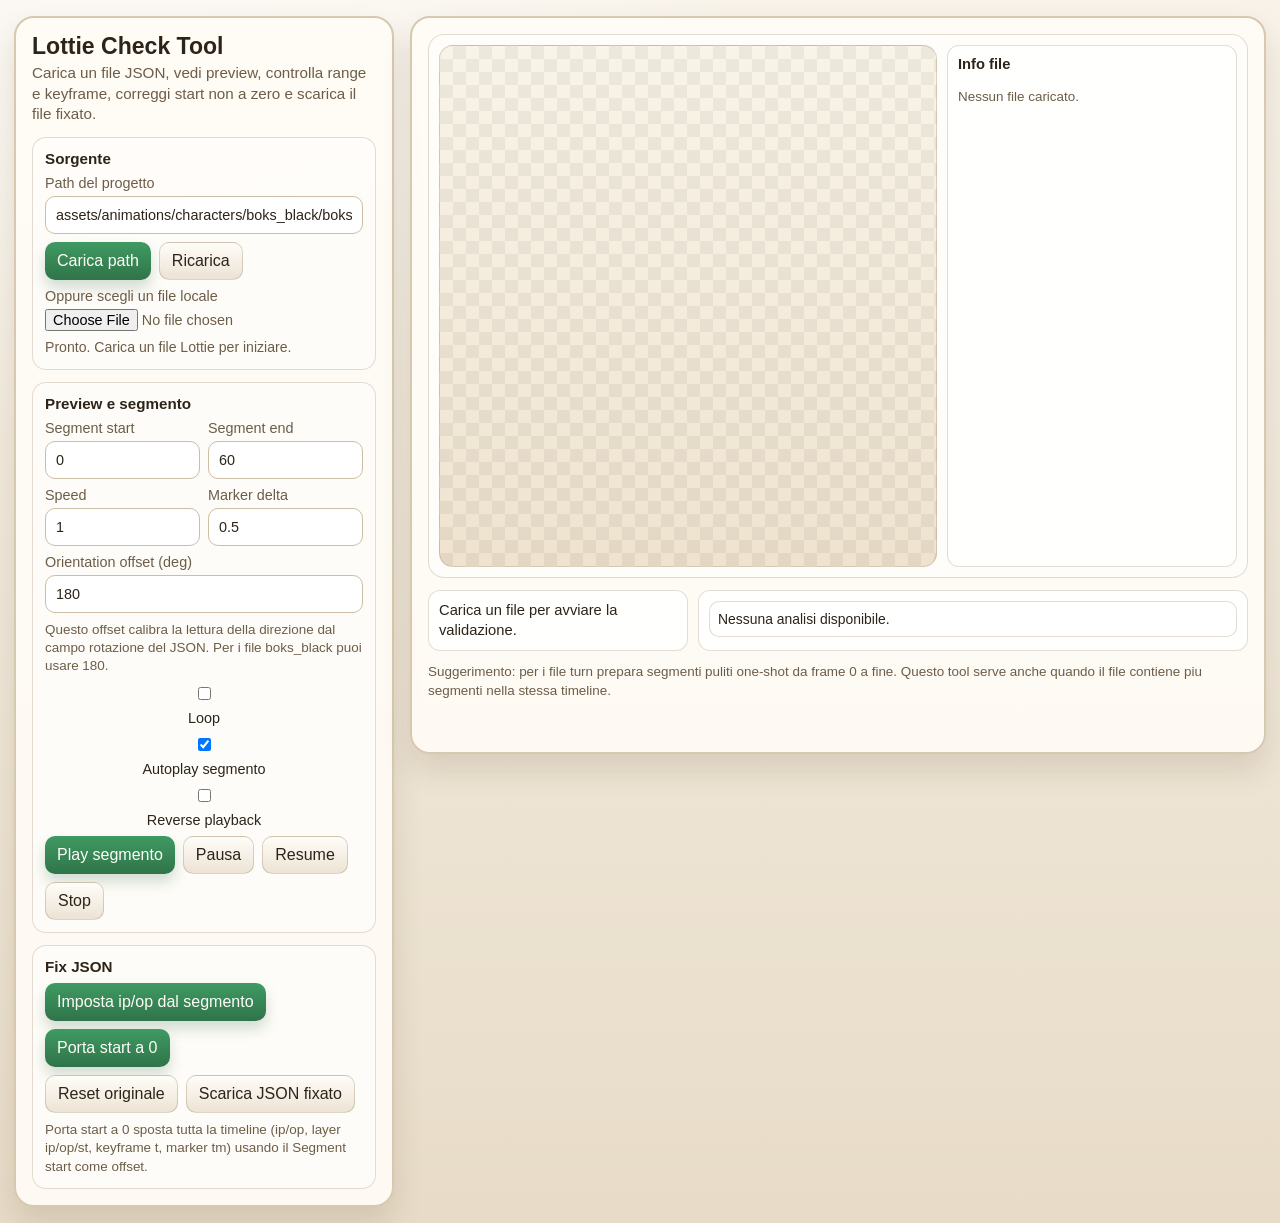
<file: tools/lottie-inspector.html>
<!doctype html>
<html lang="it">
<head>
  <meta charset="utf-8" />
  <meta name="viewport" content="width=device-width, initial-scale=1" />
  <title>Lottie Check Tool</title>
  <style>
    :root {
      --bg: #f3ecdf;
      --panel: rgba(255, 252, 246, 0.94);
      --edge: #d7c8b0;
      --ink: #2d2419;
      --muted: #6c5d48;
      --ok-bg: #e8f6ea;
      --ok-edge: #74b081;
      --warn-bg: #fff5dc;
      --warn-edge: #c59b49;
      --bad-bg: #ffeae7;
      --bad-edge: #be6a5f;
      --accent: #3f9a62;
      --accent-dark: #2f7449;
      --shadow: rgba(65, 43, 16, 0.13);
    }
    * { box-sizing: border-box; }
    body {
      margin: 0;
      min-height: 100vh;
      font-family: "Trebuchet MS", "Segoe UI", sans-serif;
      color: var(--ink);
      background:
        radial-gradient(circle at 10% -20%, rgba(255,255,255,0.78), transparent 38%),
        linear-gradient(180deg, #f8f2e8 0%, #e8dcc8 100%);
    }
    .shell {
      width: min(1320px, calc(100vw - 28px));
      margin: 16px auto;
      display: grid;
      grid-template-columns: minmax(300px, 380px) minmax(0, 1fr);
      gap: 16px;
      align-items: start;
    }
    .panel {
      background: var(--panel);
      border: 2px solid var(--edge);
      border-radius: 20px;
      box-shadow: 0 16px 30px var(--shadow);
    }
    .controls { padding: 16px; display: flex; flex-direction: column; gap: 12px; }
    h1 { margin: 0; font-size: 1.44rem; line-height: 1.1; }
    .subtitle { margin: 4px 0 0; color: var(--muted); line-height: 1.35; font-size: 0.95rem; }
    .group {
      border: 1px solid rgba(114, 86, 50, 0.2);
      border-radius: 14px;
      background: rgba(255,255,255,0.4);
      padding: 12px;
      display: flex;
      flex-direction: column;
      gap: 8px;
    }
    .group-title { margin: 0; font-size: 0.95rem; font-weight: 700; }
    label { display: flex; flex-direction: column; gap: 5px; color: var(--muted); font-size: 0.9rem; }
    .row { display: grid; grid-template-columns: 1fr 1fr; gap: 8px; }
    input, button { font: inherit; }
    input[type="text"], input[type="number"] {
      width: 100%;
      min-height: 38px;
      padding: 8px 10px;
      border-radius: 10px;
      border: 1px solid #ccbda5;
      background: rgba(255,255,255,0.95);
      color: var(--ink);
    }
    input[type="file"] { width: 100%; }
    input[type="checkbox"] { transform: translateY(1px); }
    .inline-check { display: flex; align-items: center; gap: 8px; color: var(--ink); font-size: 0.9rem; }
    .actions { display: flex; gap: 8px; flex-wrap: wrap; }
    button {
      min-height: 38px;
      padding: 8px 12px;
      border-radius: 10px;
      border: 0;
      background: linear-gradient(180deg, var(--accent) 0%, var(--accent-dark) 100%);
      color: #fffdf8;
      cursor: pointer;
      box-shadow: 0 8px 14px rgba(36, 94, 54, 0.2);
    }
    button.secondary {
      background: linear-gradient(180deg, #fffdf8 0%, #ece3d4 100%);
      color: var(--ink);
      border: 1px solid rgba(114, 86, 50, 0.24);
      box-shadow: none;
    }
    .status { min-height: 18px; font-size: 0.88rem; color: var(--muted); }
    .status.error { color: #a23f33; }
    .stage {
      padding: 16px;
      display: grid;
      grid-template-rows: auto auto 1fr;
      gap: 12px;
      min-height: 82vh;
    }
    .player-card {
      border: 1px solid rgba(114, 86, 50, 0.2);
      background: rgba(255,255,255,0.48);
      border-radius: 16px;
      padding: 10px;
      display: grid;
      grid-template-columns: minmax(0, 1fr) 290px;
      gap: 10px;
      align-items: stretch;
    }
    #playerViewport {
      min-height: clamp(320px, 58vh, 600px);
      border-radius: 14px;
      background:
        linear-gradient(45deg, rgba(0,0,0,0.05) 25%, transparent 25%, transparent 75%, rgba(0,0,0,0.05) 75%),
        linear-gradient(45deg, rgba(0,0,0,0.05) 25%, transparent 25%, transparent 75%, rgba(0,0,0,0.05) 75%),
        linear-gradient(180deg, #f9f4e8 0%, #efe3cf 100%);
      background-size: 26px 26px, 26px 26px, auto;
      background-position: 0 0, 13px 13px, 0 0;
      border: 1px solid rgba(114, 86, 50, 0.22);
      display: flex;
      align-items: center;
      justify-content: center;
      overflow: hidden;
      padding: 20px;
    }
    #playerViewport > div { width: min(540px, 100%); height: min(540px, 100%); }
    .meta-card {
      border: 1px solid rgba(114, 86, 50, 0.2);
      border-radius: 12px;
      padding: 10px;
      background: rgba(255,255,255,0.74);
      display: flex;
      flex-direction: column;
      gap: 8px;
    }
    .meta-title { margin: 0; font-size: 0.92rem; font-weight: 700; }
    .meta-list {
      margin: 0;
      padding: 0;
      list-style: none;
      display: flex;
      flex-direction: column;
      gap: 6px;
      font-size: 0.87rem;
      color: var(--muted);
    }
    .meta-list strong { color: var(--ink); }
    .analysis-grid { display: grid; grid-template-columns: 260px minmax(0, 1fr); gap: 10px; }
    .verdict {
      border-radius: 12px;
      border: 1px solid rgba(114, 86, 50, 0.2);
      padding: 10px;
      background: rgba(255,255,255,0.85);
      font-size: 0.92rem;
      line-height: 1.34;
    }
    .verdict.good { background: var(--ok-bg); border-color: var(--ok-edge); }
    .verdict.warn { background: var(--warn-bg); border-color: var(--warn-edge); }
    .verdict.bad { background: var(--bad-bg); border-color: var(--bad-edge); }
    .issues {
      border: 1px solid rgba(114, 86, 50, 0.2);
      border-radius: 12px;
      background: rgba(255,255,255,0.85);
      padding: 10px;
      display: flex;
      flex-direction: column;
      gap: 8px;
      max-height: 260px;
      overflow: auto;
    }
    .issue {
      border: 1px solid rgba(114, 86, 50, 0.2);
      border-radius: 10px;
      padding: 8px;
      background: #fff;
      font-size: 0.87rem;
      line-height: 1.32;
    }
    .issue.good { background: var(--ok-bg); border-color: rgba(116, 176, 129, 0.56); }
    .issue.warn { background: var(--warn-bg); border-color: rgba(197, 155, 73, 0.56); }
    .issue.bad { background: var(--bad-bg); border-color: rgba(190, 106, 95, 0.56); }
    .issue strong { display: block; margin-bottom: 3px; }
    .code { font-family: Consolas, "Courier New", monospace; font-size: 0.9em; word-break: break-all; }
    .hint { margin: 0; font-size: 0.84rem; color: var(--muted); line-height: 1.35; }
    @media (max-width: 1040px) {
      .shell { grid-template-columns: 1fr; }
      .player-card { grid-template-columns: 1fr; }
      .analysis-grid { grid-template-columns: 1fr; }
    }
  </style>
</head>
<body>
  <main class="shell">
    <section class="panel controls">
      <div>
        <h1>Lottie Check Tool</h1>
        <p class="subtitle">Carica un file JSON, vedi preview, controlla range e keyframe, correggi start non a zero e scarica il file fixato.</p>
      </div>

      <div class="group">
        <p class="group-title">Sorgente</p>
        <label>
          Path del progetto
          <input id="srcPathInput" type="text" placeholder="assets/animations/characters/boks_black/file.json" />
        </label>
        <div class="actions">
          <button id="loadPathBtn" type="button">Carica path</button>
          <button id="reloadBtn" type="button" class="secondary">Ricarica</button>
        </div>
        <label>
          Oppure scegli un file locale
          <input id="fileInput" type="file" accept=".json,application/json" />
        </label>
        <div id="status" class="status">In attesa di un file Lottie.</div>
      </div>

      <div class="group">
        <p class="group-title">Preview e segmento</p>
        <div class="row">
          <label>
            Segment start
            <input id="segmentStartInput" type="number" step="0.001" value="0" />
          </label>
          <label>
            Segment end
            <input id="segmentEndInput" type="number" step="0.001" value="60" />
          </label>
        </div>
        <div class="row">
          <label>
            Speed
            <input id="speedInput" type="number" step="0.1" min="0.1" max="4" value="1" />
          </label>
          <label>
            Marker delta
            <input id="markerDeltaInput" type="number" step="0.001" value="0.5" />
          </label>
        </div>
        <label>
          Orientation offset (deg)
          <input id="orientationOffsetInput" type="number" step="1" min="-360" max="360" value="180" />
        </label>
        <p class="hint">Questo offset calibra la lettura della direzione dal campo rotazione del JSON. Per i file boks_black puoi usare 180.</p>
        <label class="inline-check">
          <input id="loopInput" type="checkbox" />
          Loop
        </label>
        <label class="inline-check">
          <input id="autoplayInput" type="checkbox" checked />
          Autoplay segmento
        </label>
        <label class="inline-check">
          <input id="reverseInput" type="checkbox" />
          Reverse playback
        </label>
        <div class="actions">
          <button id="playSegmentBtn" type="button">Play segmento</button>
          <button id="pauseBtn" type="button" class="secondary">Pausa</button>
          <button id="resumeBtn" type="button" class="secondary">Resume</button>
          <button id="stopBtn" type="button" class="secondary">Stop</button>
        </div>
      </div>

      <div class="group">
        <p class="group-title">Fix JSON</p>
        <div class="actions">
          <button id="trimIpOpBtn" type="button">Imposta ip/op dal segmento</button>
          <button id="normalizeZeroBtn" type="button">Porta start a 0</button>
        </div>
        <div class="actions">
          <button id="resetJsonBtn" type="button" class="secondary">Reset originale</button>
          <button id="downloadJsonBtn" type="button" class="secondary">Scarica JSON fixato</button>
        </div>
        <p class="hint">Porta start a 0 sposta tutta la timeline (ip/op, layer ip/op/st, keyframe t, marker tm) usando il Segment start come offset.</p>
      </div>
    </section>

    <section class="panel stage">
      <div class="player-card">
        <div id="playerViewport">
          <div id="lottiePlayer"></div>
        </div>
        <div class="meta-card">
          <p class="meta-title">Info file</p>
          <ul id="metaList" class="meta-list"></ul>
          <p id="sourceLabel" class="hint">Nessun file caricato.</p>
        </div>
      </div>

      <div class="analysis-grid">
        <div id="verdictBox" class="verdict">Carica un file per avviare la validazione.</div>
        <div id="issuesBox" class="issues">
          <div class="issue">Nessuna analisi disponibile.</div>
        </div>
      </div>

      <p class="hint">Suggerimento: per i file turn prepara segmenti puliti one-shot da frame 0 a fine. Questo tool serve anche quando il file contiene piu segmenti nella stessa timeline.</p>
    </section>
  </main>
  <script src="lottie-inspector.js"></script>
</body>
</html>
</file>
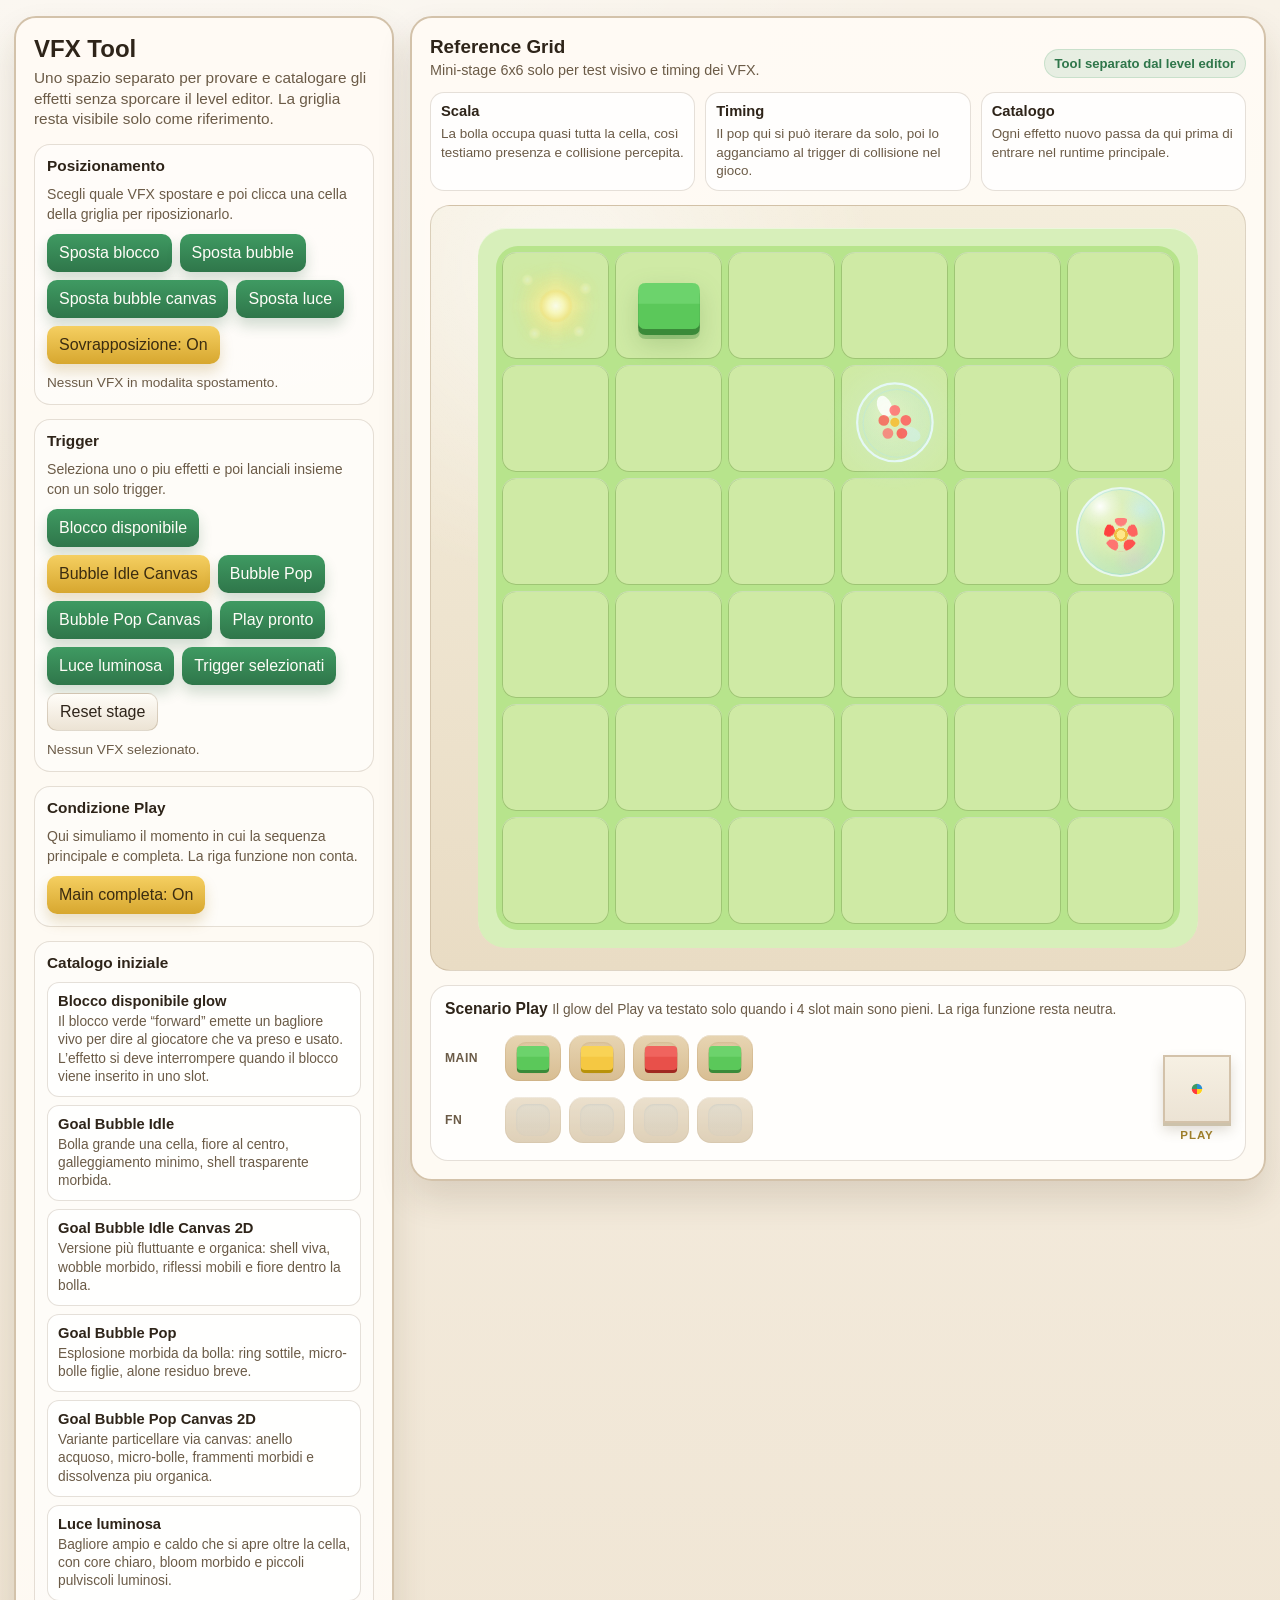
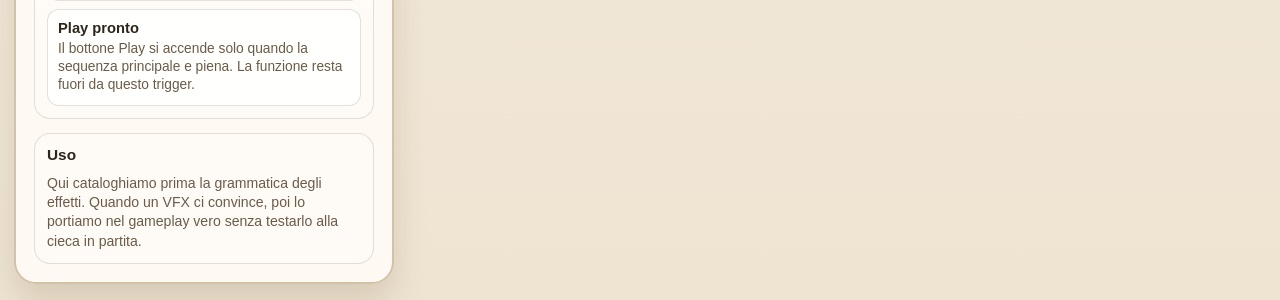
<file: tools/vfx-tool.html>
<!doctype html>
<html lang="it">
<head>
  <meta charset="utf-8" />
  <meta name="viewport" content="width=device-width, initial-scale=1" />
  <title>VFX Tool</title>
  <style>
    :root {
      --bg: #efe4d2;
      --shell: rgba(255, 251, 245, 0.94);
      --edge: #d3c2aa;
      --ink: #2e2419;
      --muted: #6b5b47;
      --accent: #3f9a62;
      --accent-dark: #2f764a;
      --grid-wrap: #d7efba;
      --grid-bg: #b7e48c;
      --cell-bg: #cfeaa5;
      --cell-edge: rgba(114, 164, 72, 0.52);
      --shadow: rgba(71, 48, 18, 0.14);
    }
    * { box-sizing: border-box; }
    body {
      margin: 0;
      min-height: 100vh;
      font-family: "Fredoka", "Trebuchet MS", "Segoe UI", sans-serif;
      color: var(--ink);
      background:
        radial-gradient(circle at 12% -18%, rgba(255,255,255,0.7), transparent 34%),
        linear-gradient(180deg, #f8f2e8 0%, var(--bg) 100%);
    }
    .shell {
      width: min(1280px, calc(100vw - 28px));
      margin: 16px auto;
      display: grid;
      grid-template-columns: minmax(320px, 380px) minmax(0, 1fr);
      gap: 16px;
      align-items: start;
    }
    .panel {
      background: var(--shell);
      border: 2px solid var(--edge);
      border-radius: 22px;
      box-shadow: 0 18px 34px var(--shadow);
    }
    .controls {
      padding: 18px;
      display: flex;
      flex-direction: column;
      gap: 14px;
    }
    h1 {
      margin: 0;
      font-size: 1.5rem;
      line-height: 1.08;
    }
    .subtitle {
      margin: 6px 0 0;
      color: var(--muted);
      line-height: 1.35;
      font-size: 0.96rem;
    }
    .group {
      border: 1px solid rgba(114, 86, 50, 0.18);
      border-radius: 16px;
      background: rgba(255,255,255,0.42);
      padding: 12px;
      display: flex;
      flex-direction: column;
      gap: 10px;
    }
    .group-title {
      margin: 0;
      font-size: 0.96rem;
      font-weight: 700;
    }
    .hint {
      margin: 0;
      color: var(--muted);
      font-size: 0.88rem;
      line-height: 1.38;
    }
    .actions,
    .catalog-actions {
      display: flex;
      gap: 8px;
      flex-wrap: wrap;
    }
    button {
      min-height: 38px;
      padding: 8px 12px;
      border: 0;
      border-radius: 10px;
      font: inherit;
      cursor: pointer;
      color: #fffdf8;
      background: linear-gradient(180deg, var(--accent) 0%, var(--accent-dark) 100%);
      box-shadow: 0 8px 14px rgba(36, 94, 54, 0.2);
    }
    button.secondary {
      color: var(--ink);
      background: linear-gradient(180deg, #fffdf8 0%, #ece3d4 100%);
      box-shadow: none;
      border: 1px solid rgba(114, 86, 50, 0.22);
    }
    button.toggle-on {
      background: linear-gradient(180deg, #f5cf61 0%, #d7a72f 100%);
      color: #3b2c10;
      box-shadow: 0 8px 14px rgba(160, 120, 24, 0.22);
    }
    .control-status {
      min-height: 18px;
      color: var(--muted);
      font-size: 0.85rem;
      line-height: 1.35;
    }
    .catalog {
      display: flex;
      flex-direction: column;
      gap: 8px;
    }
    .catalog-item {
      border-radius: 12px;
      border: 1px solid rgba(114, 86, 50, 0.18);
      background: rgba(255,255,255,0.82);
      padding: 10px;
      display: flex;
      flex-direction: column;
      gap: 4px;
    }
    .catalog-item strong {
      font-size: 0.92rem;
    }
    .catalog-item span {
      color: var(--muted);
      font-size: 0.86rem;
      line-height: 1.32;
    }
    .stage {
      padding: 18px;
      min-height: calc(100vh - 32px);
      display: grid;
      grid-template-rows: auto auto 1fr;
      gap: 14px;
    }
    .stage-head {
      display: flex;
      justify-content: space-between;
      gap: 10px;
      align-items: end;
      flex-wrap: wrap;
    }
    .stage-head h2 {
      margin: 0;
      font-size: 1.18rem;
    }
    .stage-head p {
      margin: 4px 0 0;
      color: var(--muted);
      font-size: 0.9rem;
    }
    .badge {
      padding: 6px 10px;
      border-radius: 999px;
      background: rgba(63, 154, 98, 0.12);
      color: var(--accent-dark);
      font-size: 0.82rem;
      font-weight: 700;
      border: 1px solid rgba(63, 154, 98, 0.18);
    }
    .viewport {
      position: relative;
      min-height: 640px;
      border-radius: 20px;
      border: 1px solid rgba(114, 86, 50, 0.2);
      background:
        radial-gradient(circle at 16% 8%, rgba(255,255,255,0.55), transparent 32%),
        linear-gradient(180deg, #f4eddc 0%, #e9dcc4 100%);
      overflow: hidden;
      display: flex;
      align-items: center;
      justify-content: center;
      padding: 22px;
    }
    .playfield {
      position: relative;
      --pop-origin-x: 50%;
      --pop-origin-y: 50%;
      width: min(720px, 100%);
      aspect-ratio: 1;
      border-radius: 28px;
      background: var(--grid-wrap);
      padding: 18px;
      box-shadow: inset 0 1px 0 rgba(255,255,255,0.5);
    }
    .grid {
      position: relative;
      display: grid;
      grid-template-columns: repeat(6, minmax(0, 1fr));
      gap: 6px;
      width: 100%;
      height: 100%;
      padding: 6px;
      border-radius: 22px;
      background: var(--grid-bg);
    }
    .cell {
      position: relative;
      border-radius: 14px;
      background: var(--cell-bg);
      box-shadow:
        inset 0 1px 0 rgba(255,255,255,0.46),
        inset 0 0 0 1px var(--cell-edge);
      overflow: visible;
      cursor: pointer;
      transition: transform 0.14s ease, box-shadow 0.14s ease;
    }
    .cell:hover {
      transform: translateY(-1px);
      box-shadow:
        inset 0 1px 0 rgba(255,255,255,0.46),
        inset 0 0 0 1px var(--cell-edge),
        0 6px 12px rgba(74, 105, 41, 0.12);
    }
    .playfield.is-placing .cell {
      box-shadow:
        inset 0 1px 0 rgba(255,255,255,0.46),
        inset 0 0 0 1px var(--cell-edge),
        0 0 0 2px rgba(63, 154, 98, 0.16);
    }
    .cell.is-placement-target {
      box-shadow:
        inset 0 1px 0 rgba(255,255,255,0.46),
        inset 0 0 0 1px var(--cell-edge),
        0 0 0 3px rgba(212, 188, 68, 0.72),
        0 10px 18px rgba(171, 146, 50, 0.18);
    }
    .canvas-bubble-cell {
      overflow: hidden;
    }
    .canvas-bubble-anchor {
      position: absolute;
      inset: 14%;
      border-radius: 50%;
      pointer-events: none;
      background:
        radial-gradient(circle at 30% 26%, rgba(255,255,255,0.92) 0%, rgba(255,255,255,0.28) 12%, rgba(255,255,255,0) 22%),
        radial-gradient(circle, rgba(208, 243, 255, 0.32) 0%, rgba(208, 243, 255, 0.12) 44%, rgba(208, 243, 255, 0) 72%);
      border: 2px dashed rgba(168, 222, 244, 0.86);
      box-shadow:
        inset 0 0 0 1px rgba(255,255,255,0.48),
        0 0 18px rgba(177, 234, 255, 0.28);
      animation: canvasAnchorFloat 4.2s ease-in-out infinite;
    }
    .canvas-bubble-anchor::after {
      content: "2D";
      position: absolute;
      left: 50%;
      top: 50%;
      transform: translate(-50%, -50%);
      font-size: 0.72rem;
      font-weight: 700;
      letter-spacing: 0.06em;
      color: rgba(88, 130, 146, 0.92);
      text-shadow: 0 1px 0 rgba(255,255,255,0.55);
    }
    .playfield.canvas-idle-active .canvas-bubble-anchor {
      opacity: 0;
    }
    .goal-bubble {
      position: absolute;
      inset: 8%;
      display: block;
      pointer-events: none;
      transform-origin: 50% 58%;
      animation: bubbleFloat 4.8s ease-in-out infinite;
    }
    .goal-bubble__glow {
      position: absolute;
      inset: 10%;
      border-radius: 50%;
      background: radial-gradient(circle, rgba(255, 249, 199, 0.82) 0%, rgba(255, 249, 199, 0.18) 42%, rgba(255, 249, 199, 0) 70%);
      filter: blur(8px);
      opacity: 0.95;
    }
    .goal-bubble__shell {
      position: absolute;
      inset: 0;
      border-radius: 50%;
      background:
        radial-gradient(circle at 26% 20%, rgba(255,255,255,0.94) 0%, rgba(255,255,255,0.34) 12%, rgba(255,255,255,0) 24%),
        radial-gradient(circle at 74% 24%, rgba(197, 238, 255, 0.56) 0%, rgba(197, 238, 255, 0) 22%),
        radial-gradient(circle at 66% 82%, rgba(255, 166, 235, 0.2) 0%, rgba(255, 166, 235, 0) 24%),
        linear-gradient(145deg, rgba(255,255,255,0.16), rgba(255,255,255,0.02));
      border: 2px solid rgba(236, 250, 255, 0.78);
      box-shadow:
        inset 0 0 0 1px rgba(126, 214, 255, 0.3),
        inset -10px -14px 24px rgba(95, 205, 255, 0.16),
        inset 12px 16px 22px rgba(255,255,255,0.22);
      backdrop-filter: blur(1px);
    }
    .goal-bubble__flower {
      position: absolute;
      left: 50%;
      top: 50%;
      width: 38%;
      height: 38%;
      transform: translate(-50%, -42%);
    }
    .goal-bubble__flower::before,
    .goal-bubble__flower::after {
      content: "";
      position: absolute;
      inset: 0;
      border-radius: 50%;
    }
    .goal-bubble__flower::before {
      background:
        radial-gradient(circle at 50% 8%, rgba(255,120,120,0.96) 0 16%, transparent 17%),
        radial-gradient(circle at 86% 38%, rgba(255,92,92,0.96) 0 16%, transparent 17%),
        radial-gradient(circle at 76% 82%, rgba(255,74,74,0.96) 0 16%, transparent 17%),
        radial-gradient(circle at 24% 82%, rgba(255,110,110,0.96) 0 16%, transparent 17%),
        radial-gradient(circle at 14% 38%, rgba(255,58,58,0.96) 0 16%, transparent 17%),
        radial-gradient(circle, #ffe788 0 18%, #efbf45 19% 28%, transparent 29%);
    }
    .goal-bubble__afterglow {
      position: absolute;
      inset: -24%;
      border-radius: 50%;
      background: radial-gradient(circle, rgba(255,255,255,0.52) 0%, rgba(176, 233, 255, 0.24) 28%, rgba(176, 233, 255, 0) 68%);
      opacity: 0;
      transform: scale(0.4);
      pointer-events: none;
    }
    .playfield.is-popping .goal-bubble {
      animation: none;
    }
    .playfield.is-popping .goal-bubble__shell {
      animation: bubbleSnap 1.1s cubic-bezier(.17,.72,.24,1) forwards;
    }
    .playfield.is-popping .goal-bubble__glow {
      animation: bubbleGlowPop 1.4s ease-out forwards;
    }
    .playfield.is-popping .goal-bubble__flower {
      animation: bubbleFlowerRelease 1.3s ease-out forwards;
    }
    .playfield.is-popping .goal-bubble__afterglow {
      animation: bubbleAfterglow 2.7s ease-out forwards;
    }
    .overlay {
      position: absolute;
      inset: 0;
      pointer-events: none;
      overflow: visible;
    }
    .fx-canvas {
      position: absolute;
      inset: 0;
      width: 100%;
      height: 100%;
      pointer-events: none;
      z-index: 2;
    }
    .fx-canvas.idle {
      z-index: 1;
    }
    .pop-ring,
    .pop-orb {
      position: absolute;
      left: var(--pop-origin-x);
      top: var(--pop-origin-y);
      transform: translate(-50%, -50%);
      opacity: 0;
      pointer-events: none;
    }
    .pop-ring {
      width: 18%;
      aspect-ratio: 1;
      border-radius: 50%;
      border: 3px solid rgba(227, 251, 255, 0.92);
      box-shadow:
        0 0 0 1px rgba(154, 224, 255, 0.4),
        0 0 28px rgba(158, 237, 255, 0.4);
    }
    .pop-orb {
      width: 7%;
      aspect-ratio: 1;
      border-radius: 50%;
      background:
        radial-gradient(circle at 36% 34%, rgba(255,255,255,0.96) 0%, rgba(255,255,255,0.56) 24%, rgba(181, 235, 255, 0.3) 56%, rgba(181, 235, 255, 0) 72%);
      box-shadow: 0 0 18px rgba(171, 238, 255, 0.38);
    }
    .playfield.is-popping .pop-ring {
      animation: popRing 1.15s ease-out forwards;
    }
    .playfield.is-popping .pop-orb[data-dir="nw"] { animation: popOrbNw 1.45s ease-out forwards; }
    .playfield.is-popping .pop-orb[data-dir="ne"] { animation: popOrbNe 1.45s ease-out forwards; }
    .playfield.is-popping .pop-orb[data-dir="sw"] { animation: popOrbSw 1.45s ease-out forwards; }
    .playfield.is-popping .pop-orb[data-dir="se"] { animation: popOrbSe 1.45s ease-out forwards; }
    .playfield.is-popping .pop-orb[data-dir="n"] { animation: popOrbN 1.45s ease-out forwards; }
    .playfield.is-popping .pop-orb[data-dir="s"] { animation: popOrbS 1.45s ease-out forwards; }
    .light-cell {
      overflow: hidden;
    }
    .available-block-cell {
      overflow: visible;
    }
    .available-block-vfx {
      position: absolute;
      left: 50%;
      top: 50%;
      width: 72%;
      aspect-ratio: 1.25;
      transform: translate(-50%, -50%);
      pointer-events: none;
    }
    .available-block-vfx__glow {
      position: absolute;
      inset: -40%;
      border-radius: 50%;
      opacity: 0;
      background:
        radial-gradient(circle, rgba(255, 251, 214, 0.99) 0%, rgba(255, 231, 104, 0.94) 18%, rgba(255, 205, 46, 0.7) 42%, rgba(255, 184, 46, 0.2) 64%, rgba(255, 184, 46, 0) 82%);
      filter: blur(12px);
      transform: scale(0.62);
    }
    .available-block-vfx__spark,
    .available-block-vfx__spark::before {
      position: absolute;
      inset: 0;
      content: "";
      pointer-events: none;
    }
    .available-block-vfx__spark {
      opacity: 0;
    }
    .available-block-vfx__spark::before {
      left: 50%;
      top: 50%;
      width: 16%;
      height: 100%;
      transform: translate(-50%, -50%);
      border-radius: 999px;
      background: linear-gradient(180deg, rgba(255,255,255,0) 0%, rgba(233,255,204,0.88) 50%, rgba(255,255,255,0) 100%);
      filter: blur(2px);
    }
    .available-block-vfx__spark::after {
      position: absolute;
      left: 50%;
      top: 50%;
      width: 100%;
      height: 16%;
      transform: translate(-50%, -50%);
      border-radius: 999px;
      content: "";
      background: linear-gradient(90deg, rgba(255,255,255,0) 0%, rgba(233,255,204,0.8) 50%, rgba(255,255,255,0) 100%);
      filter: blur(2px);
    }
    .available-block-vfx svg {
      position: absolute;
      inset: 0;
      width: 100%;
      height: 100%;
      filter: drop-shadow(0 4px 0 rgba(58, 138, 57, 0.32)) drop-shadow(0 9px 12px rgba(56, 106, 36, 0.2));
    }
    .available-block-vfx::before {
      content: "";
      position: absolute;
      inset: -8%;
      border-radius: 16px;
      background: linear-gradient(180deg, rgba(255,255,255,0.3) 0%, rgba(255,255,255,0.04) 100%);
      opacity: 0;
      transform: scale(0.92);
      box-shadow:
        0 0 0 2px rgba(255, 234, 155, 0.24),
        0 0 22px rgba(255, 212, 84, 0.36);
    }
    .playfield.is-block-glowing .available-block-vfx__glow {
      animation: availableBlockGlow 1.8s ease-in-out infinite;
    }
    .playfield.is-block-glowing .available-block-vfx__spark {
      animation: availableBlockSpark 1.8s ease-in-out infinite;
    }
    .playfield.is-block-glowing .available-block-vfx::before {
      animation: availableBlockFlash 1.8s ease-in-out infinite;
    }
    .light-effect {
      position: absolute;
      inset: 0;
      pointer-events: none;
    }
    .light-bloom {
      position: absolute;
      inset: 6%;
      border-radius: 50%;
      opacity: 0.44;
      transform: scale(0.82);
      background:
        radial-gradient(circle, rgba(255, 251, 194, 0.96) 0%, rgba(255, 244, 171, 0.82) 20%, rgba(255, 230, 129, 0.44) 42%, rgba(255, 230, 129, 0) 74%);
      filter: blur(4px);
      pointer-events: none;
    }
    .light-core {
      position: absolute;
      left: 50%;
      top: 50%;
      width: 34%;
      height: 34%;
      transform: translate(-50%, -50%) scale(0.92);
      border-radius: 50%;
      opacity: 0.72;
      background:
        radial-gradient(circle, rgba(255,255,255,0.98) 0%, rgba(255,250,196,0.92) 32%, rgba(255,224,112,0.66) 62%, rgba(255,224,112,0) 100%);
      box-shadow:
        0 0 18px rgba(255, 237, 143, 0.92),
        0 0 34px rgba(255, 225, 112, 0.62);
      pointer-events: none;
    }
    .light-rays {
      position: absolute;
      inset: -8%;
      opacity: 0.26;
      pointer-events: none;
    }
    .light-rays::before,
    .light-rays::after {
      content: "";
      position: absolute;
      left: 50%;
      top: 50%;
      width: 10%;
      height: 90%;
      border-radius: 999px;
      transform: translate(-50%, -50%);
      background: linear-gradient(180deg, rgba(255, 252, 212, 0) 0%, rgba(255, 247, 180, 0.72) 50%, rgba(255, 252, 212, 0) 100%);
      filter: blur(2px);
    }
    .light-rays::after {
      transform: translate(-50%, -50%) rotate(90deg);
    }
    .light-speck {
      position: absolute;
      width: 12%;
      aspect-ratio: 1;
      border-radius: 50%;
      opacity: 0.32;
      background: radial-gradient(circle, rgba(255,255,255,0.96) 0%, rgba(255,246,187,0.82) 44%, rgba(255,246,187,0) 72%);
      box-shadow: 0 0 14px rgba(255, 233, 137, 0.62);
      pointer-events: none;
    }
    .light-speck[data-pos="a"] { left: 18%; top: 20%; }
    .light-speck[data-pos="b"] { right: 16%; top: 28%; }
    .light-speck[data-pos="c"] { left: 24%; bottom: 18%; }
    .light-speck[data-pos="d"] { right: 22%; bottom: 20%; }
    .playfield.is-lighting .light-bloom {
      animation: lightBloomPulse 2.8s ease-in-out forwards;
    }
    .playfield.is-lighting .light-core {
      animation: lightCorePulse 2.2s ease-out forwards;
    }
    .playfield.is-lighting .light-rays {
      animation: lightRaysPulse 2.6s ease-out forwards;
    }
    .playfield.is-lighting .light-speck[data-pos="a"] { animation: lightSpeckA 2.2s ease-out forwards; }
    .playfield.is-lighting .light-speck[data-pos="b"] { animation: lightSpeckB 2.2s ease-out forwards; }
    .playfield.is-lighting .light-speck[data-pos="c"] { animation: lightSpeckC 2.2s ease-out forwards; }
    .playfield.is-lighting .light-speck[data-pos="d"] { animation: lightSpeckD 2.2s ease-out forwards; }
    .legend {
      display: grid;
      grid-template-columns: repeat(3, minmax(0, 1fr));
      gap: 10px;
    }
    .legend-card {
      border-radius: 14px;
      border: 1px solid rgba(114, 86, 50, 0.18);
      padding: 10px;
      background: rgba(255,255,255,0.78);
    }
    .legend-card strong {
      display: block;
      margin-bottom: 5px;
      font-size: 0.92rem;
    }
    .legend-card span {
      color: var(--muted);
      font-size: 0.84rem;
      line-height: 1.32;
    }
    .play-demo {
      border-radius: 18px;
      border: 1px solid rgba(114, 86, 50, 0.18);
      background: rgba(255,255,255,0.72);
      padding: 14px;
      display: grid;
      gap: 12px;
    }
    .play-demo__head {
      display: flex;
      align-items: center;
      justify-content: space-between;
      gap: 10px;
      flex-wrap: wrap;
    }
    .play-demo__head strong {
      font-size: 0.98rem;
    }
    .play-demo__head span {
      color: var(--muted);
      font-size: 0.86rem;
      line-height: 1.34;
    }
    .play-demo__board {
      display: grid;
      grid-template-columns: minmax(0, 1fr) auto;
      gap: 12px;
      align-items: center;
    }
    .play-demo__rows {
      display: grid;
      gap: 10px;
    }
    .play-demo__row {
      display: flex;
      align-items: center;
      gap: 8px;
      min-height: 52px;
    }
    .play-demo__label {
      width: 52px;
      font-size: 0.76rem;
      font-weight: 700;
      letter-spacing: 0.04em;
      color: var(--muted);
      text-transform: uppercase;
    }
    .play-demo__slots {
      display: flex;
      align-items: center;
      gap: 8px;
      flex-wrap: nowrap;
    }
    .play-slot {
      position: relative;
      width: 56px;
      height: 46px;
      border-radius: 14px;
      background: linear-gradient(180deg, rgba(231, 212, 177, 0.98) 0%, rgba(215, 188, 144, 0.98) 100%);
      box-shadow:
        inset 0 1px 0 rgba(255,255,255,0.46),
        inset 0 0 0 1px rgba(170, 136, 82, 0.18);
    }
    .play-slot::after {
      content: "";
      position: absolute;
      inset: 7px 11px;
      border-radius: 10px;
      background: linear-gradient(180deg, rgba(202, 170, 121, 0.2) 0%, rgba(185, 152, 102, 0.1) 100%);
      box-shadow: inset 0 1px 2px rgba(158, 126, 75, 0.18);
    }
    .play-slot__block {
      position: absolute;
      left: 50%;
      top: 50%;
      width: 72%;
      aspect-ratio: 1.22;
      transform: translate(-50%, -50%) scale(0.88);
      opacity: 0;
      transition: opacity 0.18s ease, transform 0.18s ease;
      z-index: 1;
    }
    .play-slot__block svg {
      width: 100%;
      height: 100%;
      display: block;
    }
    .play-demo.is-main-filled .play-slot--main .play-slot__block {
      opacity: 1;
      transform: translate(-50%, -50%) scale(1);
    }
    .play-slot--fn {
      opacity: 0.72;
      filter: saturate(0.76);
    }
    .play-slot--fn::after {
      background: linear-gradient(180deg, rgba(165, 203, 224, 0.16) 0%, rgba(126, 173, 208, 0.08) 100%);
      box-shadow: inset 0 1px 2px rgba(86, 124, 154, 0.18);
    }
    .play-ready-run {
      position: relative;
      width: 68px;
      height: 68px;
      border-radius: 0;
      border: 2px solid var(--edge);
      background: linear-gradient(180deg, #f6f0e3 0%, #ece3d4 100%);
      box-shadow: 0 3px 0 #cdc2ab, 0 7px 12px rgba(95, 78, 52, 0.2);
      display: flex;
      align-items: center;
      justify-content: center;
      padding: 0;
      overflow: visible;
      pointer-events: none;
    }
    .play-ready-run svg {
      width: 28px;
      height: 28px;
      filter: drop-shadow(0 1px 0 rgba(255,255,255,0.36));
    }
    .play-ready-run::before {
      content: "";
      position: absolute;
      inset: -18px;
      border-radius: 22px;
      background: radial-gradient(circle, rgba(255, 242, 168, 0.98) 0%, rgba(255, 216, 74, 0.72) 30%, rgba(255, 216, 74, 0) 74%);
      box-shadow:
        0 0 0 2px rgba(255, 216, 74, 0.22),
        0 0 28px rgba(255, 216, 74, 0.44);
      opacity: 0;
      transform: scale(0.82);
      z-index: -1;
    }
    .play-ready-run::after {
      content: "PLAY";
      position: absolute;
      left: 50%;
      top: calc(100% + 8px);
      transform: translateX(-50%);
      font-size: 0.72rem;
      font-weight: 700;
      letter-spacing: 0.08em;
      color: #8a6400;
      opacity: 0.82;
    }
    .play-demo.is-play-glowing .play-ready-run {
      animation: playReadyGlow 0.9s steps(2, end) infinite;
    }
    .play-demo.is-play-glowing .play-ready-run::before {
      animation: playReadyHalo 0.9s steps(2, end) infinite;
    }
    .play-demo.is-play-glowing .play-ready-run svg {
      animation: playReadyIcon 0.9s steps(2, end) infinite;
    }
    @keyframes bubbleFloat {
      0%, 100% { transform: translateY(0) scale(1); }
      50% { transform: translateY(-3%) scale(1.015); }
    }
    @keyframes canvasAnchorFloat {
      0%, 100% { transform: translateY(0) scale(1); opacity: 0.92; }
      50% { transform: translateY(-2px) scale(1.02); opacity: 1; }
    }
    @keyframes bubbleSnap {
      0% { opacity: 1; transform: scale(1); }
      18% { opacity: 1; transform: scale(1.035, 0.97); }
      34% { opacity: 1; transform: scale(0.96, 1.05); }
      100% { opacity: 0; transform: scale(0.26); }
    }
    @keyframes bubbleGlowPop {
      0% { opacity: 0.9; transform: scale(0.9); }
      30% { opacity: 0.95; transform: scale(1.35); }
      100% { opacity: 0; transform: scale(2.3); }
    }
    @keyframes bubbleFlowerRelease {
      0% { opacity: 0.95; transform: translate(-50%, -42%) scale(1); }
      20% { opacity: 1; transform: translate(-50%, -46%) scale(1.06); }
      100% { opacity: 0; transform: translate(-50%, -72%) scale(0.7); }
    }
    @keyframes bubbleAfterglow {
      0% { opacity: 0; transform: scale(0.4); }
      28% { opacity: 0.75; transform: scale(1.15); }
      100% { opacity: 0; transform: scale(2.1); }
    }
    @keyframes popRing {
      0% { opacity: 0; transform: translate(-50%, -50%) scale(0.2); }
      12% { opacity: 1; transform: translate(-50%, -50%) scale(0.8); }
      100% { opacity: 0; transform: translate(-50%, -50%) scale(5.4); }
    }
    @keyframes popOrbNw {
      0% { opacity: 0; transform: translate(-50%, -50%) scale(0.3); }
      16% { opacity: 1; transform: translate(-116%, -108%) scale(1); }
      100% { opacity: 0; transform: translate(-238%, -214%) scale(0.46); }
    }
    @keyframes popOrbNe {
      0% { opacity: 0; transform: translate(-50%, -50%) scale(0.3); }
      16% { opacity: 1; transform: translate(18%, -104%) scale(1); }
      100% { opacity: 0; transform: translate(138%, -214%) scale(0.44); }
    }
    @keyframes popOrbSw {
      0% { opacity: 0; transform: translate(-50%, -50%) scale(0.3); }
      16% { opacity: 1; transform: translate(-118%, 10%) scale(1); }
      100% { opacity: 0; transform: translate(-228%, 136%) scale(0.48); }
    }
    @keyframes popOrbSe {
      0% { opacity: 0; transform: translate(-50%, -50%) scale(0.3); }
      16% { opacity: 1; transform: translate(12%, 10%) scale(1); }
      100% { opacity: 0; transform: translate(126%, 132%) scale(0.46); }
    }
    @keyframes popOrbN {
      0% { opacity: 0; transform: translate(-50%, -50%) scale(0.3); }
      16% { opacity: 1; transform: translate(-50%, -126%) scale(0.94); }
      100% { opacity: 0; transform: translate(-50%, -260%) scale(0.42); }
    }
    @keyframes popOrbS {
      0% { opacity: 0; transform: translate(-50%, -50%) scale(0.3); }
      16% { opacity: 1; transform: translate(-50%, 24%) scale(0.94); }
      100% { opacity: 0; transform: translate(-50%, 160%) scale(0.42); }
    }
    @keyframes lightBloomPulse {
      0% { opacity: 0; transform: scale(0.72); }
      18% { opacity: 0.92; transform: scale(1.08); }
      52% { opacity: 0.8; transform: scale(1.34); }
      100% { opacity: 0; transform: scale(1.9); }
    }
    @keyframes lightCorePulse {
      0% { opacity: 0; transform: translate(-50%, -50%) scale(0.82); }
      18% { opacity: 1; transform: translate(-50%, -50%) scale(1.14); }
      100% { opacity: 0; transform: translate(-50%, -50%) scale(0.54); }
    }
    @keyframes lightRaysPulse {
      0% { opacity: 0; transform: scale(0.8) rotate(0deg); }
      24% { opacity: 0.86; transform: scale(1) rotate(6deg); }
      100% { opacity: 0; transform: scale(1.22) rotate(18deg); }
    }
    @keyframes lightSpeckA {
      0% { opacity: 0; transform: translate(0, 0) scale(0.2); }
      22% { opacity: 1; transform: translate(-6px, -10px) scale(1); }
      100% { opacity: 0; transform: translate(-16px, -22px) scale(0.46); }
    }
    @keyframes lightSpeckB {
      0% { opacity: 0; transform: translate(0, 0) scale(0.2); }
      22% { opacity: 1; transform: translate(8px, -8px) scale(1); }
      100% { opacity: 0; transform: translate(18px, -20px) scale(0.42); }
    }
    @keyframes lightSpeckC {
      0% { opacity: 0; transform: translate(0, 0) scale(0.2); }
      22% { opacity: 1; transform: translate(-8px, 6px) scale(1); }
      100% { opacity: 0; transform: translate(-18px, 16px) scale(0.4); }
    }
    @keyframes lightSpeckD {
      0% { opacity: 0; transform: translate(0, 0) scale(0.2); }
      22% { opacity: 1; transform: translate(10px, 8px) scale(1); }
      100% { opacity: 0; transform: translate(20px, 18px) scale(0.42); }
    }
    @keyframes availableBlockGlow {
      0%, 100% { opacity: 0.14; transform: scale(0.82); }
      50% { opacity: 0.82; transform: scale(1.08); }
    }
    @keyframes availableBlockFlash {
      0%, 100% { opacity: 0.1; transform: scale(0.96); }
      50% { opacity: 0.5; transform: scale(1.02); }
    }
    @keyframes availableBlockSpark {
      0%, 100% { opacity: 0.08; transform: scale(0.92) rotate(0deg); }
      50% { opacity: 0.38; transform: scale(1.03) rotate(10deg); }
    }
    @keyframes playReadyGlow {
      0%, 44% {
        transform: translateY(0) scale(1);
        box-shadow: 0 3px 0 #cdc2ab, 0 7px 12px rgba(95, 78, 52, 0.2);
        filter: none;
      }
      50%, 100% {
        transform: translateY(-1px) scale(1.05);
        box-shadow:
          0 4px 0 #cdc2ab,
          0 10px 16px rgba(95, 78, 52, 0.22),
          0 0 18px rgba(255, 218, 74, 0.62),
          0 0 34px rgba(255, 218, 74, 0.38);
        filter: saturate(1.06) brightness(1.04);
      }
    }
    @keyframes playReadyHalo {
      0%, 44% { opacity: 0.1; transform: scale(0.82); }
      50%, 100% { opacity: 1; transform: scale(1.12); }
    }
    @keyframes playReadyIcon {
      0%, 44% { transform: scale(1); filter: drop-shadow(0 1px 0 rgba(255,255,255,0.36)); }
      50%, 100% { transform: scale(1.08); filter: drop-shadow(0 1px 0 rgba(255,255,255,0.36)) drop-shadow(0 0 12px rgba(255, 221, 102, 0.46)); }
    }
    @media (max-width: 1040px) {
      .shell { grid-template-columns: 1fr; }
      .viewport { min-height: 520px; }
      .legend { grid-template-columns: 1fr; }
      .play-demo__board { grid-template-columns: 1fr; }
      .play-ready-run { justify-self: start; }
    }
  </style>
</head>
<body>
  <main class="shell">
    <aside class="panel controls">
      <div>
        <h1>VFX Tool</h1>
        <p class="subtitle">Uno spazio separato per provare e catalogare gli effetti senza sporcare il level editor. La griglia resta visibile solo come riferimento.</p>
      </div>

      <section class="group">
        <p class="group-title">Posizionamento</p>
        <p class="hint">Scegli quale VFX spostare e poi clicca una cella della griglia per riposizionarlo.</p>
        <div class="actions">
          <button id="placeBlockBtn" type="button">Sposta blocco</button>
          <button id="placeBubbleBtn" type="button">Sposta bubble</button>
          <button id="placeCanvasBubbleBtn" type="button">Sposta bubble canvas</button>
          <button id="placeLightBtn" type="button">Sposta luce</button>
          <button id="overlapToggleBtn" type="button" class="secondary">Sovrapposizione: On</button>
        </div>
        <div id="placementStatus" class="control-status">Nessun VFX in modalita spostamento.</div>
      </section>

      <section class="group">
        <p class="group-title">Trigger</p>
        <p class="hint">Seleziona uno o piu effetti e poi lanciali insieme con un solo trigger.</p>
        <div class="actions">
          <button id="blockGlowBtn" type="button">Blocco disponibile</button>
          <button id="bubbleCanvasIdleBtn" type="button">Bubble Idle Canvas</button>
          <button id="bubblePopBtn" type="button">Bubble Pop</button>
          <button id="bubbleCanvasBtn" type="button">Bubble Pop Canvas</button>
          <button id="playReadyBtn" type="button">Play pronto</button>
          <button id="lightGlowBtn" type="button">Luce luminosa</button>
          <button id="triggerSelectedBtn" type="button">Trigger selezionati</button>
          <button id="resetStageBtn" type="button" class="secondary">Reset stage</button>
        </div>
        <div id="triggerStatus" class="control-status">Nessun VFX selezionato.</div>
      </section>

      <section class="group">
        <p class="group-title">Condizione Play</p>
        <p class="hint">Qui simuliamo il momento in cui la sequenza principale e completa. La riga funzione non conta.</p>
        <div class="actions">
          <button id="fillMainSequenceBtn" type="button" class="secondary">Main completa: On</button>
        </div>
      </section>

      <section class="group">
        <p class="group-title">Catalogo iniziale</p>
        <div class="catalog">
          <div class="catalog-item">
            <strong>Blocco disponibile glow</strong>
            <span>Il blocco verde “forward” emette un bagliore vivo per dire al giocatore che va preso e usato. L’effetto si deve interrompere quando il blocco viene inserito in uno slot.</span>
          </div>
          <div class="catalog-item">
            <strong>Goal Bubble Idle</strong>
            <span>Bolla grande una cella, fiore al centro, galleggiamento minimo, shell trasparente morbida.</span>
          </div>
          <div class="catalog-item">
            <strong>Goal Bubble Idle Canvas 2D</strong>
            <span>Versione più fluttuante e organica: shell viva, wobble morbido, riflessi mobili e fiore dentro la bolla.</span>
          </div>
          <div class="catalog-item">
            <strong>Goal Bubble Pop</strong>
            <span>Esplosione morbida da bolla: ring sottile, micro-bolle figlie, alone residuo breve.</span>
          </div>
          <div class="catalog-item">
            <strong>Goal Bubble Pop Canvas 2D</strong>
            <span>Variante particellare via canvas: anello acquoso, micro-bolle, frammenti morbidi e dissolvenza piu organica.</span>
          </div>
          <div class="catalog-item">
            <strong>Luce luminosa</strong>
            <span>Bagliore ampio e caldo che si apre oltre la cella, con core chiaro, bloom morbido e piccoli pulviscoli luminosi.</span>
          </div>
          <div class="catalog-item">
            <strong>Play pronto</strong>
            <span>Il bottone Play si accende solo quando la sequenza principale e piena. La funzione resta fuori da questo trigger.</span>
          </div>
        </div>
      </section>

      <section class="group">
        <p class="group-title">Uso</p>
        <p class="hint">Qui cataloghiamo prima la grammatica degli effetti. Quando un VFX ci convince, poi lo portiamo nel gameplay vero senza testarlo alla cieca in partita.</p>
      </section>
    </aside>

    <section class="panel stage">
      <div class="stage-head">
        <div>
          <h2>Reference Grid</h2>
          <p>Mini-stage 6x6 solo per test visivo e timing dei VFX.</p>
        </div>
        <div class="badge">Tool separato dal level editor</div>
      </div>

      <div class="legend">
        <div class="legend-card">
          <strong>Scala</strong>
          <span>La bolla occupa quasi tutta la cella, così testiamo presenza e collisione percepita.</span>
        </div>
        <div class="legend-card">
          <strong>Timing</strong>
          <span>Il pop qui si può iterare da solo, poi lo agganciamo al trigger di collisione nel gioco.</span>
        </div>
        <div class="legend-card">
          <strong>Catalogo</strong>
          <span>Ogni effetto nuovo passa da qui prima di entrare nel runtime principale.</span>
        </div>
      </div>

      <div class="viewport">
        <div id="playfield" class="playfield">
          <canvas id="bubbleIdleCanvasLayer" class="fx-canvas idle" aria-hidden="true"></canvas>
          <canvas id="bubbleCanvasLayer" class="fx-canvas" aria-hidden="true"></canvas>
          <div class="grid" aria-hidden="true">
            <div class="cell light-cell">
              <span class="light-effect">
                <span class="light-bloom"></span>
                <span class="light-rays"></span>
                <span class="light-core"></span>
                <span class="light-speck" data-pos="a"></span>
                <span class="light-speck" data-pos="b"></span>
                <span class="light-speck" data-pos="c"></span>
                <span class="light-speck" data-pos="d"></span>
              </span>
            </div>
            <div class="cell available-block-cell">
              <span class="available-block-vfx">
                <span class="available-block-vfx__glow"></span>
                <span class="available-block-vfx__spark"></span>
                <svg viewBox="0 0 40 32" aria-hidden="true">
                  <path d="M4,8 Q4,4 8,4 L32,4 Q36,4 36,8 L36,24 Q36,28 32,28 L8,28 Q4,28 4,24 Z" fill="#3a8a39" transform="translate(0 3)"></path>
                  <path d="M4,8 Q4,4 8,4 L32,4 Q36,4 36,8 L36,24 Q36,28 32,28 L8,28 Q4,28 4,24 Z" fill="#5bc85a"></path>
                  <path d="M4,8 Q4,4 8,4 L32,4 Q36,4 36,8 L36,24 Q36,28 32,28 L8,28 Q4,28 4,24 Z" fill="#8de88c" opacity="0.35" clip-path="inset(0 0 55% 0)"></path>
                </svg>
              </span>
            </div>
            <div class="cell"></div>
            <div class="cell"></div>
            <div class="cell"></div>
            <div class="cell"></div>

            <div class="cell"></div>
            <div class="cell"></div>
            <div class="cell"></div>
            <div class="cell canvas-bubble-cell">
              <span class="canvas-bubble-anchor"></span>
            </div>
            <div class="cell"></div>
            <div class="cell"></div>

            <div class="cell"></div>
            <div class="cell"></div>
            <div class="cell"></div>
            <div class="cell"></div>
            <div class="cell"></div>
            <div class="cell goal-cell">
              <span class="goal-bubble" aria-hidden="true">
                <span class="goal-bubble__glow"></span>
                <span class="goal-bubble__shell"></span>
                <span class="goal-bubble__flower"></span>
                <span class="goal-bubble__afterglow"></span>
              </span>
            </div>

            <div class="cell"></div>
            <div class="cell"></div>
            <div class="cell"></div>
            <div class="cell"></div>
            <div class="cell"></div>
            <div class="cell"></div>

            <div class="cell"></div>
            <div class="cell"></div>
            <div class="cell"></div>
            <div class="cell"></div>
            <div class="cell"></div>
            <div class="cell"></div>

            <div class="cell"></div>
            <div class="cell"></div>
            <div class="cell"></div>
            <div class="cell"></div>
            <div class="cell"></div>
            <div class="cell"></div>
          </div>
          <div class="overlay" aria-hidden="true">
            <span class="pop-ring"></span>
            <span class="pop-orb" data-dir="nw"></span>
            <span class="pop-orb" data-dir="ne"></span>
            <span class="pop-orb" data-dir="sw"></span>
            <span class="pop-orb" data-dir="se"></span>
            <span class="pop-orb" data-dir="n"></span>
            <span class="pop-orb" data-dir="s"></span>
          </div>
        </div>
      </div>

      <div id="playDemo" class="play-demo is-main-filled">
        <div class="play-demo__head">
          <div>
            <strong>Scenario Play</strong>
            <span>Il glow del Play va testato solo quando i 4 slot main sono pieni. La riga funzione resta neutra.</span>
          </div>
        </div>
        <div class="play-demo__board">
          <div class="play-demo__rows" aria-hidden="true">
            <div class="play-demo__row">
              <span class="play-demo__label">Main</span>
              <div class="play-demo__slots">
                <span class="play-slot play-slot--main"><span class="play-slot__block"><svg viewBox="0 0 40 32"><path d="M4,8 Q4,4 8,4 L32,4 Q36,4 36,8 L36,24 Q36,28 32,28 L8,28 Q4,28 4,24 Z" fill="#3a8a39" transform="translate(0 3)"></path><path d="M4,8 Q4,4 8,4 L32,4 Q36,4 36,8 L36,24 Q36,28 32,28 L8,28 Q4,28 4,24 Z" fill="#5bc85a"></path><path d="M4,8 Q4,4 8,4 L32,4 Q36,4 36,8 L36,24 Q36,28 32,28 L8,28 Q4,28 4,24 Z" fill="#8de88c" opacity="0.35" clip-path="inset(0 0 55% 0)"></path></svg></span></span>
                <span class="play-slot play-slot--main"><span class="play-slot__block"><svg viewBox="0 0 40 32"><path d="M4,8 Q4,4 8,4 L32,4 Q36,4 36,8 L36,24 Q36,28 32,28 L8,28 Q4,28 4,24 Z" fill="#b8920a" transform="translate(0 3)"></path><path d="M4,8 Q4,4 8,4 L32,4 Q36,4 36,8 L36,24 Q36,28 32,28 L8,28 Q4,28 4,24 Z" fill="#f5c842"></path><path d="M4,8 Q4,4 8,4 L32,4 Q36,4 36,8 L36,24 Q36,28 32,28 L8,28 Q4,28 4,24 Z" fill="#ffe87a" opacity="0.35" clip-path="inset(0 0 55% 0)"></path></svg></span></span>
                <span class="play-slot play-slot--main"><span class="play-slot__block"><svg viewBox="0 0 40 32"><path d="M4,8 Q4,4 8,4 L32,4 Q36,4 36,8 L36,24 Q36,28 32,28 L8,28 Q4,28 4,24 Z" fill="#a02820" transform="translate(0 3)"></path><path d="M4,8 Q4,4 8,4 L32,4 Q36,4 36,8 L36,24 Q36,28 32,28 L8,28 Q4,28 4,24 Z" fill="#e8504a"></path><path d="M4,8 Q4,4 8,4 L32,4 Q36,4 36,8 L36,24 Q36,28 32,28 L8,28 Q4,28 4,24 Z" fill="#ff8a84" opacity="0.35" clip-path="inset(0 0 55% 0)"></path></svg></span></span>
                <span class="play-slot play-slot--main"><span class="play-slot__block"><svg viewBox="0 0 40 32"><path d="M4,8 Q4,4 8,4 L32,4 Q36,4 36,8 L36,24 Q36,28 32,28 L8,28 Q4,28 4,24 Z" fill="#3a8a39" transform="translate(0 3)"></path><path d="M4,8 Q4,4 8,4 L32,4 Q36,4 36,8 L36,24 Q36,28 32,28 L8,28 Q4,28 4,24 Z" fill="#5bc85a"></path><path d="M4,8 Q4,4 8,4 L32,4 Q36,4 36,8 L36,24 Q36,28 32,28 L8,28 Q4,28 4,24 Z" fill="#8de88c" opacity="0.35" clip-path="inset(0 0 55% 0)"></path></svg></span></span>
              </div>
            </div>
            <div class="play-demo__row">
              <span class="play-demo__label">Fn</span>
              <div class="play-demo__slots">
                <span class="play-slot play-slot--fn"></span>
                <span class="play-slot play-slot--fn"></span>
                <span class="play-slot play-slot--fn"></span>
                <span class="play-slot play-slot--fn"></span>
              </div>
            </div>
          </div>
          <button id="playReadyStageBtn" type="button" class="play-ready-run" aria-label="Play pronto">
            <svg viewBox="0 0 24 24" fill="none">
              <path d="M12 12 L12 7.5 A4.5 4.5 0 0 1 16.5 12 Z" fill="#2B8FD4"></path>
              <path d="M12 12 L16.5 12 A4.5 4.5 0 0 1 12 16.5 Z" fill="#FFD31A"></path>
              <path d="M12 12 L12 16.5 A4.5 4.5 0 0 1 7.5 12 Z" fill="#FF3B3B"></path>
              <path d="M12 12 L7.5 12 A4.5 4.5 0 0 1 12 7.5 Z" fill="#3F9A62"></path>
            </svg>
          </button>
        </div>
      </div>
    </section>
  </main>

  <script>
    const playfield = document.getElementById('playfield');
    const bubbleIdleCanvasLayer = document.getElementById('bubbleIdleCanvasLayer');
    const bubbleCanvasLayer = document.getElementById('bubbleCanvasLayer');
    const gridCells = Array.from(document.querySelectorAll('.grid .cell'));
    const goalBubble = document.querySelector('.goal-bubble');
    const lightEffect = document.querySelector('.light-effect');
    const canvasBubbleAnchor = document.querySelector('.canvas-bubble-anchor');
    const availableBlock = document.querySelector('.available-block-vfx');
    const blockGlowBtn = document.getElementById('blockGlowBtn');
    const placeBlockBtn = document.getElementById('placeBlockBtn');
    const bubbleCanvasIdleBtn = document.getElementById('bubbleCanvasIdleBtn');
    const bubblePopBtn = document.getElementById('bubblePopBtn');
    const bubbleCanvasBtn = document.getElementById('bubbleCanvasBtn');
    const playReadyBtn = document.getElementById('playReadyBtn');
    const lightGlowBtn = document.getElementById('lightGlowBtn');
    const fillMainSequenceBtn = document.getElementById('fillMainSequenceBtn');
    const playDemo = document.getElementById('playDemo');
    const placeBubbleBtn = document.getElementById('placeBubbleBtn');
    const placeCanvasBubbleBtn = document.getElementById('placeCanvasBubbleBtn');
    const placeLightBtn = document.getElementById('placeLightBtn');
    const overlapToggleBtn = document.getElementById('overlapToggleBtn');
    const triggerSelectedBtn = document.getElementById('triggerSelectedBtn');
    const placementStatus = document.getElementById('placementStatus');
    const triggerStatus = document.getElementById('triggerStatus');
    const resetStageBtn = document.getElementById('resetStageBtn');
    let blockCell = document.querySelector('.available-block-cell');
    let bubbleCell = document.querySelector('.goal-cell');
    let canvasBubbleCell = document.querySelector('.canvas-bubble-cell');
    let lightCell = document.querySelector('.light-cell');
    let resetTimer = null;
    let placementMode = null;
    let allowOverlap = true;
    let mainSequenceFilled = true;
    const selectedTriggers = new Set();
    let canvasFxFrame = null;
    let canvasFxStart = 0;
    let canvasFxParticles = [];
    let canvasFxOrigin = { x: 0, y: 0 };
    let canvasFxProfile = null;
    let canvasFxDpr = Math.max(1, window.devicePixelRatio || 1);
    let bubbleIdleCanvasDpr = Math.max(1, window.devicePixelRatio || 1);
    let bubbleIdleFrame = null;
    let bubbleIdleCanvasEnabled = true;

    function sizeBubbleCanvas() {
      if (!bubbleCanvasLayer || !playfield) return;
      const rect = playfield.getBoundingClientRect();
      const dpr = Math.max(1, window.devicePixelRatio || 1);
      canvasFxDpr = dpr;
      bubbleCanvasLayer.width = Math.round(rect.width * dpr);
      bubbleCanvasLayer.height = Math.round(rect.height * dpr);
      bubbleCanvasLayer.style.width = `${rect.width}px`;
      bubbleCanvasLayer.style.height = `${rect.height}px`;
      const ctx = bubbleCanvasLayer.getContext('2d');
      if (ctx) ctx.setTransform(dpr, 0, 0, dpr, 0, 0);
    }

    function sizeBubbleIdleCanvas() {
      if (!bubbleIdleCanvasLayer || !playfield) return;
      const rect = playfield.getBoundingClientRect();
      const dpr = Math.max(1, window.devicePixelRatio || 1);
      bubbleIdleCanvasDpr = dpr;
      bubbleIdleCanvasLayer.width = Math.round(rect.width * dpr);
      bubbleIdleCanvasLayer.height = Math.round(rect.height * dpr);
      bubbleIdleCanvasLayer.style.width = `${rect.width}px`;
      bubbleIdleCanvasLayer.style.height = `${rect.height}px`;
      const ctx = bubbleIdleCanvasLayer.getContext('2d');
      if (ctx) ctx.setTransform(dpr, 0, 0, dpr, 0, 0);
    }

    function clearBubbleCanvas() {
      if (!bubbleCanvasLayer) return;
      const ctx = bubbleCanvasLayer.getContext('2d');
      if (!ctx) return;
      const width = bubbleCanvasLayer.width / canvasFxDpr;
      const height = bubbleCanvasLayer.height / canvasFxDpr;
      ctx.clearRect(0, 0, width, height);
    }

    function clearBubbleIdleCanvas() {
      if (!bubbleIdleCanvasLayer) return;
      const ctx = bubbleIdleCanvasLayer.getContext('2d');
      if (!ctx) return;
      const width = bubbleIdleCanvasLayer.width / bubbleIdleCanvasDpr;
      const height = bubbleIdleCanvasLayer.height / bubbleIdleCanvasDpr;
      ctx.clearRect(0, 0, width, height);
    }

    function drawIdleCanvasBubble(now) {
      if (!bubbleIdleCanvasEnabled || !bubbleIdleCanvasLayer) {
        bubbleIdleFrame = null;
        clearBubbleIdleCanvas();
        playfield.classList.remove('canvas-idle-active');
        return;
      }
      syncCanvasBubbleOrigin();
      const ctx = bubbleIdleCanvasLayer.getContext('2d');
      if (!ctx) return;
      const t = now / 1000;
      const x = parseFloat(getComputedStyle(playfield).getPropertyValue('--canvas-pop-origin-x')) || 0;
      const y = parseFloat(getComputedStyle(playfield).getPropertyValue('--canvas-pop-origin-y')) || 0;
      const width = bubbleIdleCanvasLayer.width / bubbleIdleCanvasDpr;
      const height = bubbleIdleCanvasLayer.height / bubbleIdleCanvasDpr;
      clearBubbleIdleCanvas();
      playfield.classList.add('canvas-idle-active');

      const driftY = Math.sin(t * 1.4) * 4.5;
      const driftX = Math.cos(t * 0.9) * 1.8;
      const shellRx = 36 + Math.sin(t * 1.2) * 1.8;
      const shellRy = 39 + Math.cos(t * 1.05) * 2.6;
      const wobble = Math.sin(t * 2.1) * 0.08;
      const glossShift = Math.sin(t * 1.7) * 3.2;
      const bubbleX = x + driftX;
      const bubbleY = y + driftY;

      const glow = ctx.createRadialGradient(bubbleX, bubbleY, 0, bubbleX, bubbleY, 68);
      glow.addColorStop(0, 'rgba(255,248,193,0.22)');
      glow.addColorStop(0.42, 'rgba(216,245,255,0.14)');
      glow.addColorStop(1, 'rgba(216,245,255,0)');
      ctx.fillStyle = glow;
      ctx.beginPath();
      ctx.arc(bubbleX, bubbleY, 68, 0, Math.PI * 2);
      ctx.fill();

      ctx.save();
      ctx.translate(bubbleX, bubbleY);
      ctx.rotate(wobble);

      const shell = ctx.createRadialGradient(-12 + glossShift, -16, 0, 0, 0, 54);
      shell.addColorStop(0, 'rgba(255,255,255,0.24)');
      shell.addColorStop(0.56, 'rgba(212,243,255,0.14)');
      shell.addColorStop(1, 'rgba(212,243,255,0.03)');
      ctx.fillStyle = shell;
      ctx.beginPath();
      ctx.ellipse(0, 0, shellRx, shellRy, 0, 0, Math.PI * 2);
      ctx.fill();

      ctx.strokeStyle = 'rgba(232,250,255,0.88)';
      ctx.lineWidth = 2.2;
      ctx.beginPath();
      ctx.ellipse(0, 0, shellRx, shellRy, 0, 0, Math.PI * 2);
      ctx.stroke();

      ctx.strokeStyle = 'rgba(164,226,248,0.28)';
      ctx.lineWidth = 1.2;
      ctx.beginPath();
      ctx.ellipse(2, 1, shellRx - 4, shellRy - 5, 0, 0, Math.PI * 2);
      ctx.stroke();

      ctx.fillStyle = 'rgba(255,255,255,0.82)';
      ctx.beginPath();
      ctx.ellipse(-12 + glossShift, -16, 7, 11, -0.4, 0, Math.PI * 2);
      ctx.fill();

      ctx.fillStyle = 'rgba(210,244,255,0.42)';
      ctx.beginPath();
      ctx.ellipse(16, 12, 10, 7, 0.38, 0, Math.PI * 2);
      ctx.fill();

      const petalPositions = [
        { x: 0, y: -12 },
        { x: 11, y: -2 },
        { x: 7, y: 11 },
        { x: -7, y: 11 },
        { x: -11, y: -2 }
      ];
      petalPositions.forEach((petal, index) => {
        const hueAlpha = 0.9 - index * 0.06;
        ctx.fillStyle = `rgba(255, ${index === 0 ? '118' : index === 1 ? '90' : index === 2 ? '72' : index === 3 ? '106' : '58'}, ${index === 0 ? '118' : index === 1 ? '90' : index === 2 ? '72' : index === 3 ? '106' : '58'}, ${hueAlpha})`;
        ctx.beginPath();
        ctx.arc(petal.x, petal.y, 5.4, 0, Math.PI * 2);
        ctx.fill();
      });
      ctx.fillStyle = '#f3c341';
      ctx.beginPath();
      ctx.arc(0, 0, 4.6, 0, Math.PI * 2);
      ctx.fill();

      ctx.restore();
      bubbleIdleFrame = window.requestAnimationFrame(drawIdleCanvasBubble);
    }

    function ensureBubbleIdleCanvas() {
      if (!bubbleIdleCanvasEnabled) {
        if (bubbleIdleFrame) {
          window.cancelAnimationFrame(bubbleIdleFrame);
          bubbleIdleFrame = null;
        }
        clearBubbleIdleCanvas();
        playfield.classList.remove('canvas-idle-active');
        return;
      }
      sizeBubbleIdleCanvas();
      if (!bubbleIdleFrame) {
        bubbleIdleFrame = window.requestAnimationFrame(drawIdleCanvasBubble);
      }
    }

    function createCanvasBubbleParticles(origin) {
      const burstAngle = Math.random() * Math.PI * 2;
      const burstBias = 0.45 + Math.random() * 0.35;
      canvasFxProfile = {
        burstAngle,
        burstBias,
        ringOffsetX: (Math.random() - 0.5) * 12,
        ringOffsetY: (Math.random() - 0.5) * 10,
        ringStretchX: 0.88 + Math.random() * 0.4,
        ringStretchY: 0.82 + Math.random() * 0.34,
        ringRotation: (Math.random() - 0.5) * 0.9
      };
      const particles = [];
      const orbCount = 14 + Math.floor(Math.random() * 7);
      for (let i = 0; i < orbCount; i += 1) {
        const spreadMode = Math.random();
        const baseAngle = spreadMode < 0.55
          ? burstAngle + (Math.random() - 0.5) * 1.35
          : (Math.PI * 2 * i) / orbCount + (Math.random() - 0.5) * 0.62;
        const biasBoost = 1 + Math.max(0, Math.cos(baseAngle - burstAngle)) * burstBias;
        const speed = (34 + Math.random() * 84) * biasBoost;
        const spawnRadius = Math.random() * 10;
        const largeBubbleBias = Math.random();
        particles.push({
          kind: 'orb',
          x: origin.x + Math.cos(baseAngle) * spawnRadius,
          y: origin.y + Math.sin(baseAngle) * spawnRadius,
          vx: Math.cos(baseAngle) * speed,
          vy: Math.sin(baseAngle) * speed,
          radius: largeBubbleBias > 0.62 ? 14 + Math.random() * 18 : 8 + Math.random() * 14,
          alpha: 0.78 + Math.random() * 0.24,
          life: 1500 + Math.random() * 820,
          wobble: (Math.random() - 0.5) * 18,
          wobblePhase: Math.random() * Math.PI * 2
        });
      }
      const mistCount = 6 + Math.floor(Math.random() * 5);
      for (let i = 0; i < mistCount; i += 1) {
        const angle = burstAngle + (Math.random() - 0.5) * 2.3;
        const speed = 18 + Math.random() * 48;
        const spawnRadius = 4 + Math.random() * 16;
        particles.push({
          kind: 'mist',
          x: origin.x + Math.cos(angle) * spawnRadius,
          y: origin.y + Math.sin(angle) * spawnRadius * 0.7,
          vx: Math.cos(angle) * speed,
          vy: Math.sin(angle) * speed,
          radius: 22 + Math.random() * 30,
          alpha: 0.2 + Math.random() * 0.26,
          life: 1800 + Math.random() * 720,
          wobble: (Math.random() - 0.5) * 10,
          wobblePhase: Math.random() * Math.PI * 2
        });
      }
      return particles;
    }

    function drawCanvasBubbleFx(now) {
      const ctx = bubbleCanvasLayer?.getContext('2d');
      if (!ctx) return;
      const width = bubbleCanvasLayer.width / canvasFxDpr;
      const height = bubbleCanvasLayer.height / canvasFxDpr;
      const elapsed = now - canvasFxStart;
      clearBubbleCanvas();

      const ringProgress = Math.min(1, elapsed / 760);
      const ringRadius = 16 + (ringProgress * 84);
      const ringAlpha = Math.max(0, 1 - ringProgress);
      if (ringAlpha > 0) {
        ctx.save();
        ctx.globalAlpha = ringAlpha * 0.92;
        ctx.lineWidth = 3;
        ctx.strokeStyle = 'rgba(234,250,255,0.92)';
        ctx.shadowColor = 'rgba(158,237,255,0.45)';
        ctx.shadowBlur = 16;
        ctx.beginPath();
        ctx.ellipse(
          canvasFxOrigin.x + (canvasFxProfile?.ringOffsetX || 0),
          canvasFxOrigin.y + (canvasFxProfile?.ringOffsetY || 0),
          ringRadius * (canvasFxProfile?.ringStretchX || 1),
          ringRadius * (canvasFxProfile?.ringStretchY || 1),
          canvasFxProfile?.ringRotation || 0,
          0,
          Math.PI * 2
        );
        ctx.stroke();
        ctx.restore();
      }

      canvasFxParticles = canvasFxParticles.filter((particle) => elapsed <= particle.life);
      canvasFxParticles.forEach((particle) => {
        const t = Math.min(1, elapsed / particle.life);
        const drag = particle.kind === 'mist' ? 0.52 : 0.82;
        const wobble = Math.sin((t * 7) + particle.wobblePhase) * particle.wobble * (1 - t);
        const x = particle.x + particle.vx * t * drag + wobble;
        const y = particle.y + particle.vy * t * drag + (Math.cos((t * 6) + particle.wobblePhase) * particle.wobble * 0.45 * (1 - t));
        const radius = particle.kind === 'mist'
          ? particle.radius * (1 + t * 0.92)
          : particle.radius * (1 - t * 0.34);
        const alpha = particle.kind === 'mist'
          ? particle.alpha * (1 - t)
          : particle.alpha * Math.max(0, 1 - t * 0.82);

        ctx.save();
        ctx.globalAlpha = alpha;
        const gradient = ctx.createRadialGradient(x - radius * 0.25, y - radius * 0.3, 0, x, y, Math.max(2, radius));
        if (particle.kind === 'mist') {
          gradient.addColorStop(0, 'rgba(255,252,232,0.12)');
          gradient.addColorStop(0.4, 'rgba(190,240,255,0.08)');
          gradient.addColorStop(1, 'rgba(190,240,255,0)');
        } else {
          gradient.addColorStop(0, 'rgba(255,255,255,0.98)');
          gradient.addColorStop(0.18, 'rgba(245,252,255,0.95)');
          gradient.addColorStop(0.54, 'rgba(198,238,255,0.34)');
          gradient.addColorStop(0.78, 'rgba(168,226,248,0.08)');
          gradient.addColorStop(1, 'rgba(168,226,248,0)');
        }
        ctx.fillStyle = gradient;
        if (particle.kind === 'orb') {
          ctx.strokeStyle = `rgba(232,250,255,${Math.max(0, alpha * 0.82)})`;
          ctx.lineWidth = Math.max(1.2, radius * 0.08);
          ctx.shadowBlur = 0;
        }
        ctx.beginPath();
        ctx.arc(x, y, Math.max(1.5, radius), 0, Math.PI * 2);
        ctx.fill();
        if (particle.kind === 'orb') {
          ctx.stroke();
          ctx.beginPath();
          ctx.fillStyle = `rgba(255,255,255,${Math.max(0, alpha * 0.92)})`;
          ctx.arc(x - radius * 0.28, y - radius * 0.3, Math.max(1.2, radius * 0.16), 0, Math.PI * 2);
          ctx.fill();
        }
        ctx.restore();
      });

      const glowProgress = Math.min(1, elapsed / 1900);
      const glowAlpha = Math.max(0, 0.46 - glowProgress * 0.46);
      if (glowAlpha > 0) {
        const glow = ctx.createRadialGradient(canvasFxOrigin.x, canvasFxOrigin.y, 0, canvasFxOrigin.x, canvasFxOrigin.y, 90);
        glow.addColorStop(0, `rgba(255,248,193,${glowAlpha})`);
        glow.addColorStop(0.35, `rgba(255,232,128,${glowAlpha * 0.66})`);
        glow.addColorStop(1, 'rgba(255,232,128,0)');
        ctx.save();
        ctx.fillStyle = glow;
        ctx.beginPath();
        ctx.arc(canvasFxOrigin.x, canvasFxOrigin.y, 90, 0, Math.PI * 2);
        ctx.fill();
        ctx.restore();
      }

      if (elapsed < 2500) {
        canvasFxFrame = window.requestAnimationFrame(drawCanvasBubbleFx);
      } else {
        canvasFxFrame = null;
        canvasFxProfile = null;
        clearBubbleCanvas();
      }
    }

    function triggerCanvasBubblePop() {
      if (!bubbleCanvasLayer) return;
      sizeBubbleCanvas();
      syncCanvasBubbleOrigin();
      canvasFxOrigin = {
        x: parseFloat(getComputedStyle(playfield).getPropertyValue('--canvas-pop-origin-x')) || 0,
        y: parseFloat(getComputedStyle(playfield).getPropertyValue('--canvas-pop-origin-y')) || 0
      };
      canvasFxParticles = createCanvasBubbleParticles(canvasFxOrigin);
      if (canvasFxFrame) window.cancelAnimationFrame(canvasFxFrame);
      canvasFxStart = performance.now();
      canvasFxFrame = window.requestAnimationFrame(drawCanvasBubbleFx);
    }

    function setPlacementMode(mode) {
      placementMode = mode;
      playfield.classList.toggle('is-placing', Boolean(mode));
      placeBlockBtn?.classList.toggle('toggle-on', mode === 'block');
      placeBubbleBtn?.classList.toggle('toggle-on', mode === 'bubble');
      placeCanvasBubbleBtn?.classList.toggle('toggle-on', mode === 'bubble-canvas');
      placeLightBtn?.classList.toggle('toggle-on', mode === 'light');
      const modeLabel = mode === 'block'
        ? 'blocco disponibile'
        : mode === 'bubble'
          ? 'bubble'
          : mode === 'bubble-canvas'
            ? 'bubble canvas'
            : mode === 'light'
              ? 'luce'
              : '';
      placementStatus.textContent = mode
        ? `Modalita attiva: ${modeLabel}. Clicca una cella della griglia.`
        : 'Nessun VFX in modalita spostamento.';
      gridCells.forEach(cell => cell.classList.toggle('is-placement-target', Boolean(mode)));
    }

    function updateTriggerButtons() {
      blockGlowBtn?.classList.toggle('toggle-on', selectedTriggers.has('block'));
      bubbleCanvasIdleBtn?.classList.toggle('toggle-on', bubbleIdleCanvasEnabled);
      bubblePopBtn?.classList.toggle('toggle-on', selectedTriggers.has('bubble'));
      bubbleCanvasBtn?.classList.toggle('toggle-on', selectedTriggers.has('bubble-canvas'));
      playReadyBtn?.classList.toggle('toggle-on', selectedTriggers.has('play'));
      lightGlowBtn?.classList.toggle('toggle-on', selectedTriggers.has('light'));
      if (!selectedTriggers.size) {
        triggerStatus.textContent = 'Nessun VFX selezionato.';
        return;
      }
      const labels = [];
      if (selectedTriggers.has('block')) labels.push('Blocco disponibile');
      if (selectedTriggers.has('bubble')) labels.push('Bubble Pop');
      if (selectedTriggers.has('bubble-canvas')) labels.push('Bubble Pop Canvas');
      if (selectedTriggers.has('play')) labels.push('Play pronto');
      if (selectedTriggers.has('light')) labels.push('Luce luminosa');
      triggerStatus.textContent = `Selezionati: ${labels.join(' + ')}.`;
    }

    function updatePlayDemoState() {
      playDemo?.classList.toggle('is-main-filled', mainSequenceFilled);
      fillMainSequenceBtn.textContent = `Main completa: ${mainSequenceFilled ? 'On' : 'Off'}`;
      fillMainSequenceBtn.classList.toggle('toggle-on', mainSequenceFilled);
      fillMainSequenceBtn.classList.toggle('secondary', !mainSequenceFilled);
    }

    function moveBlockTo(targetCell) {
      if (!targetCell || targetCell === blockCell) return;
      blockCell?.classList.remove('available-block-cell');
      targetCell.classList.add('available-block-cell');
      targetCell.appendChild(availableBlock);
      blockCell = targetCell;
      placementStatus.textContent = 'Blocco disponibile spostato.';
    }

    function updateOverlapToggle() {
      overlapToggleBtn.textContent = `Sovrapposizione: ${allowOverlap ? 'On' : 'Off'}`;
      overlapToggleBtn.classList.toggle('toggle-on', allowOverlap);
      overlapToggleBtn.classList.toggle('secondary', !allowOverlap);
    }

    function moveBubbleTo(targetCell) {
      if (!targetCell || targetCell === bubbleCell) return;
      if (!allowOverlap && targetCell === lightCell) {
        placementStatus.textContent = 'Bubble e luce devono restare su due celle diverse.';
        return;
      }
      bubbleCell?.classList.remove('goal-cell');
      targetCell.classList.add('goal-cell');
      targetCell.appendChild(goalBubble);
      bubbleCell = targetCell;
      syncBubblePopOrigin();
      placementStatus.textContent = 'Bubble spostata.';
    }

    function moveCanvasBubbleTo(targetCell) {
      if (!targetCell || targetCell === canvasBubbleCell) return;
      if (!allowOverlap && (targetCell === bubbleCell || targetCell === lightCell)) {
        placementStatus.textContent = 'Bubble canvas deve restare separata dagli altri VFX.';
        return;
      }
      canvasBubbleCell?.classList.remove('canvas-bubble-cell');
      targetCell.classList.add('canvas-bubble-cell');
      targetCell.appendChild(canvasBubbleAnchor);
      canvasBubbleCell = targetCell;
      syncCanvasBubbleOrigin();
      ensureBubbleIdleCanvas();
      placementStatus.textContent = 'Bubble canvas spostata.';
    }

    function moveLightTo(targetCell) {
      if (!targetCell || targetCell === lightCell) return;
      if (!allowOverlap && targetCell === bubbleCell) {
        placementStatus.textContent = 'Luce e bubble devono restare su due celle diverse.';
        return;
      }
      lightCell?.classList.remove('light-cell');
      targetCell.classList.add('light-cell');
      targetCell.appendChild(lightEffect);
      lightCell = targetCell;
      placementStatus.textContent = 'Luce spostata.';
    }

    function syncBubblePopOrigin() {
      if (!playfield || !bubbleCell) return;
      const playfieldRect = playfield.getBoundingClientRect();
      const goalRect = bubbleCell.getBoundingClientRect();
      const centerX = goalRect.left - playfieldRect.left + (goalRect.width / 2);
      const centerY = goalRect.top - playfieldRect.top + (goalRect.height / 2);
      playfield.style.setProperty('--pop-origin-x', `${centerX}px`);
      playfield.style.setProperty('--pop-origin-y', `${centerY}px`);
    }

    function syncCanvasBubbleOrigin() {
      if (!playfield || !canvasBubbleCell) return;
      const playfieldRect = playfield.getBoundingClientRect();
      const canvasRect = canvasBubbleCell.getBoundingClientRect();
      const centerX = canvasRect.left - playfieldRect.left + (canvasRect.width / 2);
      const centerY = canvasRect.top - playfieldRect.top + (canvasRect.height / 2);
      playfield.style.setProperty('--canvas-pop-origin-x', `${centerX}px`);
      playfield.style.setProperty('--canvas-pop-origin-y', `${centerY}px`);
    }

    function resetStage() {
      window.clearTimeout(resetTimer);
      playfield.classList.remove('is-popping');
      playfield.classList.remove('is-lighting');
      playfield.classList.remove('is-block-glowing');
      playDemo?.classList.remove('is-play-glowing');
      if (canvasFxFrame) {
        window.cancelAnimationFrame(canvasFxFrame);
        canvasFxFrame = null;
      }
      clearBubbleCanvas();
      ensureBubbleIdleCanvas();
    }

    function triggerSelectedEffects() {
      if (!selectedTriggers.size) return;
      resetStage();
      requestAnimationFrame(() => {
        let duration = 0;
        if (selectedTriggers.has('block')) {
          playfield.classList.add('is-block-glowing');
          duration = Math.max(duration, 2600);
        }
        if (selectedTriggers.has('bubble')) {
          syncBubblePopOrigin();
          playfield.classList.add('is-popping');
          duration = Math.max(duration, 3000);
        }
        if (selectedTriggers.has('bubble-canvas')) {
          triggerCanvasBubblePop();
          duration = Math.max(duration, 980);
        }
        if (selectedTriggers.has('light')) {
          playfield.classList.add('is-lighting');
          duration = Math.max(duration, 2800);
        }
        if (selectedTriggers.has('play')) {
          if (mainSequenceFilled) {
            playDemo?.classList.add('is-play-glowing');
            duration = Math.max(duration, 2600);
          } else {
            triggerStatus.textContent = 'Play pronto richiede la sequenza main piena.';
          }
        }
        resetTimer = window.setTimeout(() => {
          playfield.classList.remove('is-popping');
          playfield.classList.remove('is-lighting');
          playDemo?.classList.remove('is-play-glowing');
        }, duration || 0);
      });
    }

    function toggleTrigger(name) {
      if (selectedTriggers.has(name)) selectedTriggers.delete(name);
      else selectedTriggers.add(name);
      updateTriggerButtons();
    }

    gridCells.forEach(cell => {
      cell.addEventListener('click', () => {
        if (!placementMode) return;
        if (placementMode === 'block') moveBlockTo(cell);
        if (placementMode === 'bubble') moveBubbleTo(cell);
        if (placementMode === 'bubble-canvas') moveCanvasBubbleTo(cell);
        if (placementMode === 'light') moveLightTo(cell);
        setPlacementMode(null);
      });
    });

    placeBlockBtn?.addEventListener('click', () => {
      setPlacementMode(placementMode === 'block' ? null : 'block');
    });
    placeBubbleBtn?.addEventListener('click', () => {
      setPlacementMode(placementMode === 'bubble' ? null : 'bubble');
    });
    blockGlowBtn?.addEventListener('click', () => toggleTrigger('block'));
    placeCanvasBubbleBtn?.addEventListener('click', () => {
      setPlacementMode(placementMode === 'bubble-canvas' ? null : 'bubble-canvas');
    });
    bubbleCanvasIdleBtn?.addEventListener('click', () => {
      bubbleIdleCanvasEnabled = !bubbleIdleCanvasEnabled;
      updateTriggerButtons();
      ensureBubbleIdleCanvas();
    });
    placeLightBtn?.addEventListener('click', () => {
      setPlacementMode(placementMode === 'light' ? null : 'light');
    });
    overlapToggleBtn?.addEventListener('click', () => {
      allowOverlap = !allowOverlap;
      updateOverlapToggle();
      placementStatus.textContent = allowOverlap
        ? 'Sovrapposizione attiva: bubble e luce possono stare nella stessa cella.'
        : 'Sovrapposizione disattiva: bubble e luce restano separate.';
    });
    bubblePopBtn?.addEventListener('click', () => toggleTrigger('bubble'));
    bubbleCanvasBtn?.addEventListener('click', () => toggleTrigger('bubble-canvas'));
    playReadyBtn?.addEventListener('click', () => toggleTrigger('play'));
    lightGlowBtn?.addEventListener('click', () => toggleTrigger('light'));
    fillMainSequenceBtn?.addEventListener('click', () => {
      mainSequenceFilled = !mainSequenceFilled;
      updatePlayDemoState();
    });
    triggerSelectedBtn?.addEventListener('click', triggerSelectedEffects);
    resetStageBtn?.addEventListener('click', resetStage);
    window.addEventListener('resize', () => {
      sizeBubbleIdleCanvas();
      sizeBubbleCanvas();
      syncBubblePopOrigin();
      syncCanvasBubbleOrigin();
    });
    ensureBubbleIdleCanvas();
    sizeBubbleCanvas();
    updateOverlapToggle();
    updateTriggerButtons();
    updatePlayDemoState();
    syncBubblePopOrigin();
    syncCanvasBubbleOrigin();
  </script>
</body>
</html>
</file>
